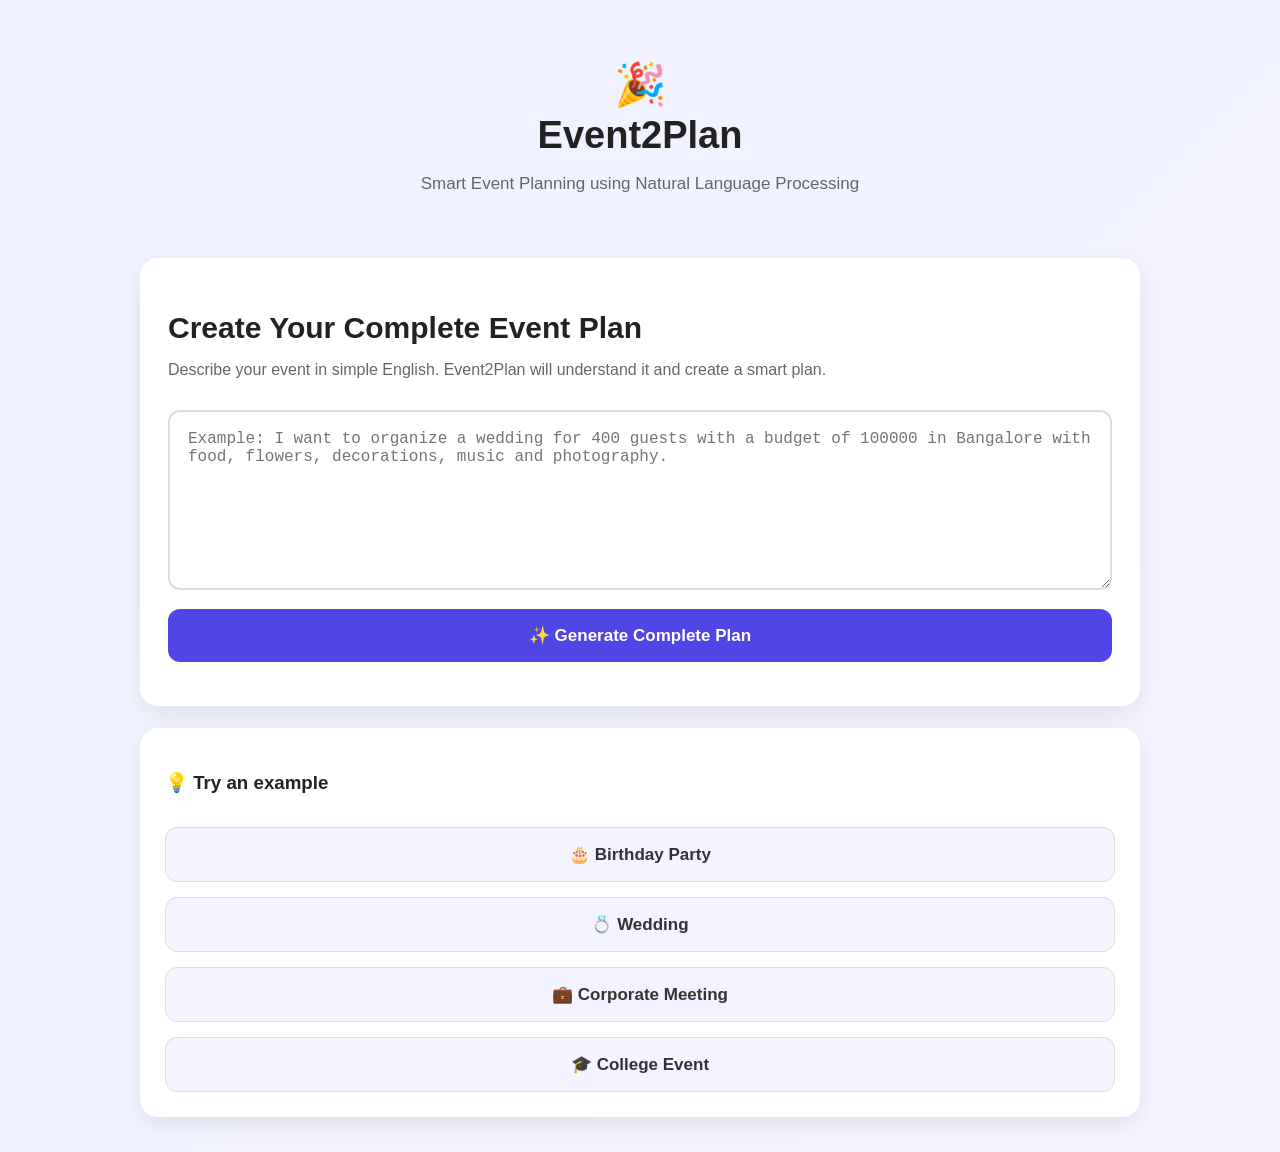
<file: frontend/index.html>
<!DOCTYPE html>
<html lang="en">
<head>
    <meta charset="UTF-8">
    <meta name="viewport" content="width=device-width, initial-scale=1.0">

    <title>Event2Plan - Smart Event Planner</title>

    <link rel="stylesheet" href="style.css">
</head>

<body>

<div class="container">

    <header>
        <div class="logo">🎉</div>

        <h1>Event2Plan</h1>

        <p>
            Smart Event Planning using Natural Language Processing
        </p>
    </header>


    <section class="create-box">

        <h2>Create Your Complete Event Plan</h2>

        <p class="subtitle">
            Describe your event in simple English.
            Event2Plan will understand it and create a smart plan.
        </p>


        <textarea
            id="eventText"
            placeholder="Example: I want to organize a wedding for 400 guests with a budget of 100000 in Bangalore with food, flowers, decorations, music and photography."
        ></textarea>


        <button
            id="generateBtn"
            onclick="generatePlan()"
        >
            ✨ Generate Complete Plan
        </button>


        <p id="status"></p>

    </section>


    <section class="examples">

        <h3>💡 Try an example</h3>


        <button
            class="example"
            onclick="useExample('I want to organize a birthday party for 50 people in Hyderabad with a budget of 30000 with food, decorations, music and photography.')"
        >
            🎂 Birthday Party
        </button>


        <button
            class="example"
            onclick="useExample('I want to organize a wedding for 400 guests with 100000 budget in Bangalore with food, flowers, decorations, music and photography.')"
        >
            💍 Wedding
        </button>


        <button
            class="example"
            onclick="useExample('I want to organize a corporate meeting for 60 people in Chennai with a budget of 50000 with food, projector and sound system.')"
        >
            💼 Corporate Meeting
        </button>


        <button
            class="example"
            onclick="useExample('I want to organize a college cultural fest for 500 students in Hyderabad with a budget of 80000 with stage, music, food, lighting and entertainment.')"
        >
            🎓 College Event
        </button>

    </section>

</div>


<script>

async function generatePlan() {

    const text =
        document.getElementById("eventText").value.trim();

    const status =
        document.getElementById("status");

    const button =
        document.getElementById("generateBtn");


    if (!text) {

        status.textContent =
            "Please describe your event first.";

        return;
    }


    status.textContent =
        "⏳ Understanding your event and creating a smart plan...";

    button.disabled = true;


    try {

        const response = await fetch("/generate", {

            method: "POST",

            headers: {
                "Content-Type": "application/json"
            },

            body: JSON.stringify({
                text: text
            })

        });


        const data =
            await response.json();


        if (!response.ok || data.error) {

            throw new Error(
                data.error ||
                "Unable to generate event plan."
            );
        }


        localStorage.setItem(
            "eventPlan",
            JSON.stringify(data)
        );


        window.location.href =
            "result.html";


    } catch (error) {

        console.error(error);

        status.textContent =
            "❌ " + error.message;

        button.disabled = false;
    }
}


function useExample(text) {

    document.getElementById(
        "eventText"
    ).value = text;

}

</script>

</body>
</html>
</file>
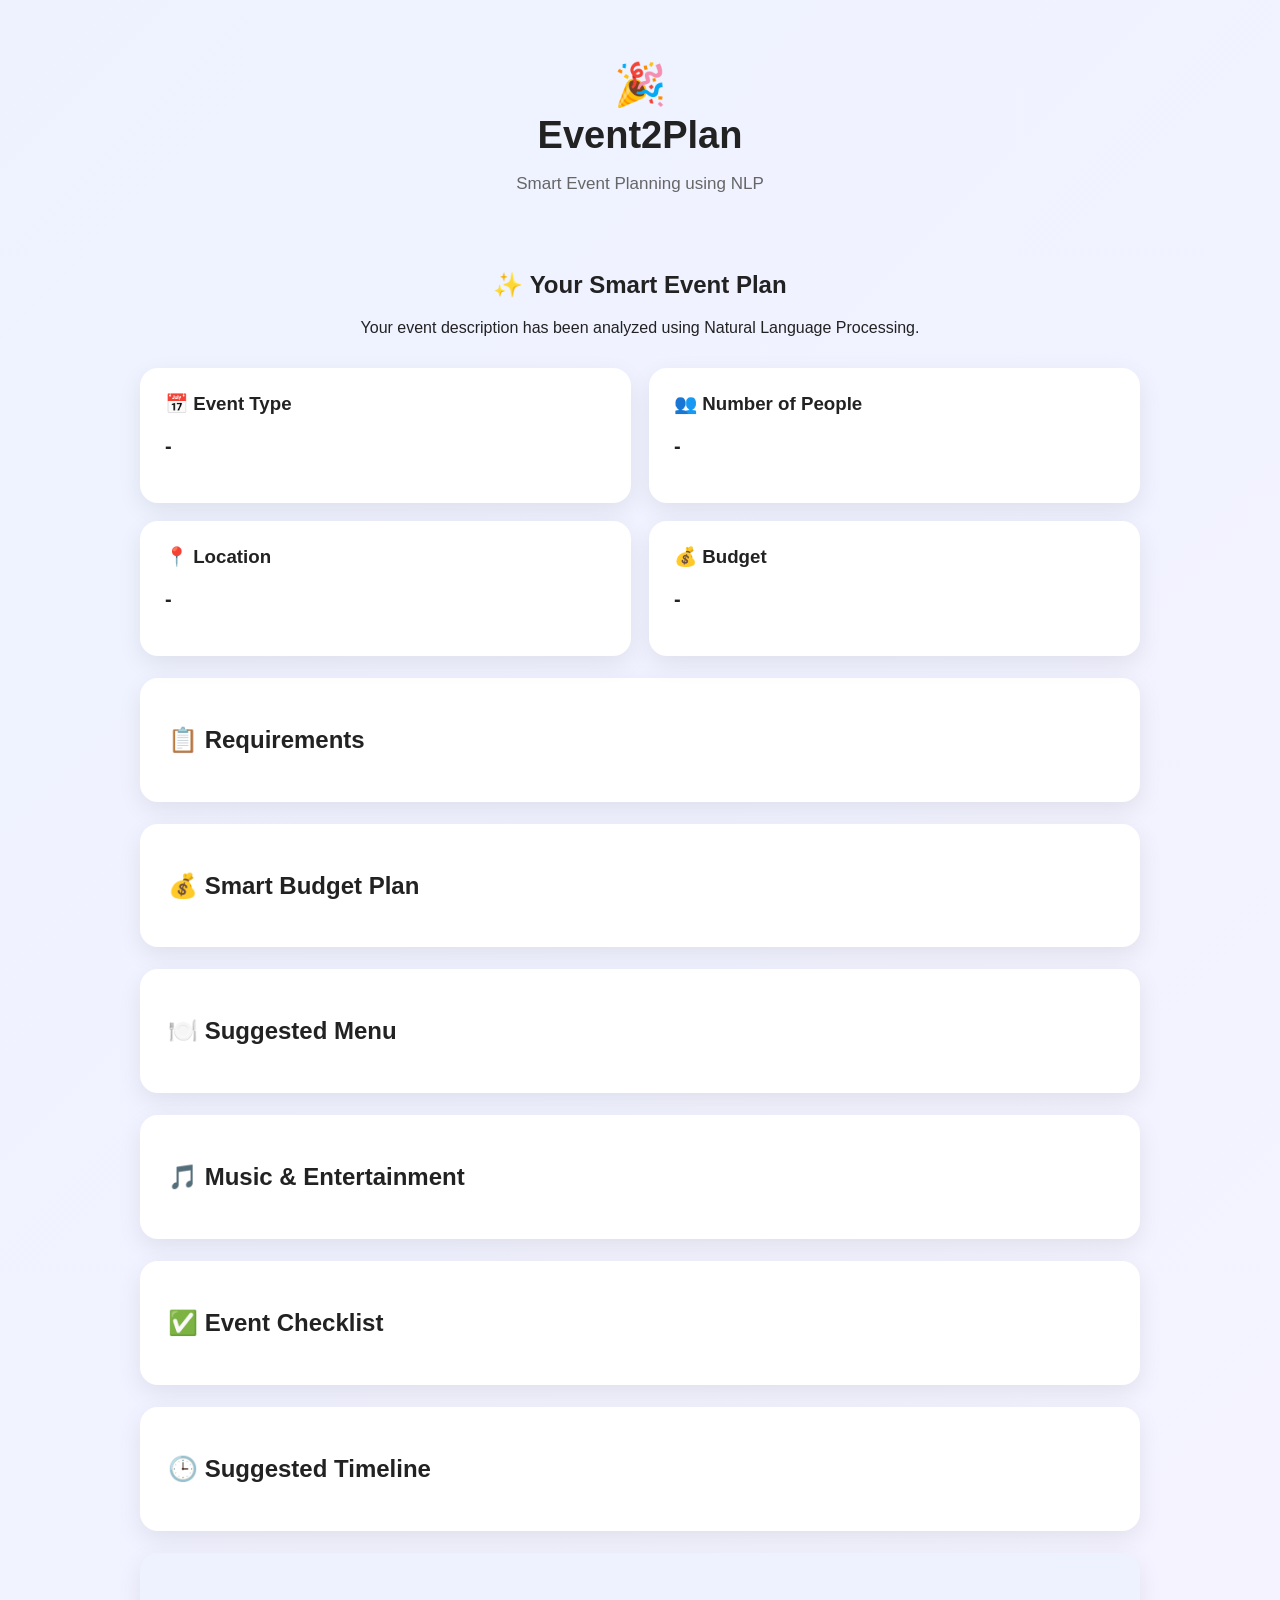
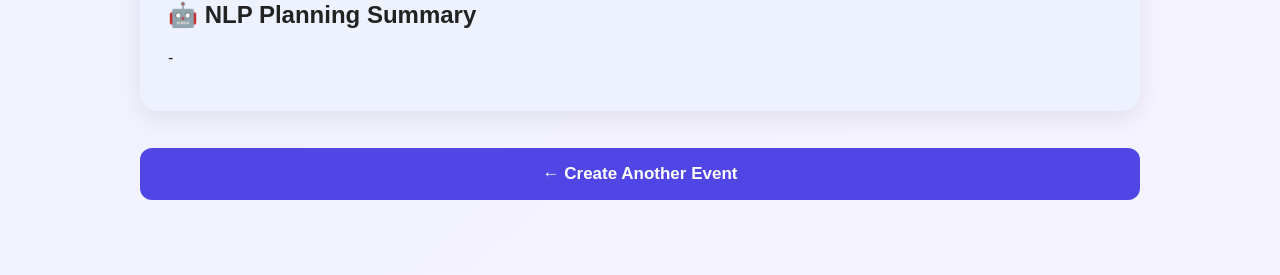
<file: frontend/result.html>
<!DOCTYPE html>
<html lang="en">
<head>
    <meta charset="UTF-8">
    <meta name="viewport" content="width=device-width, initial-scale=1.0">
    <title>Event2Plan - Smart Event Plan</title>
    <link rel="stylesheet" href="style.css">
</head>

<body>

<div class="container">

    <header>
        <div class="logo">🎉</div>
        <h1>Event2Plan</h1>
        <p>Smart Event Planning using NLP</p>
    </header>

    <section class="hero">
        <h2>✨ Your Smart Event Plan</h2>
        <p>Your event description has been analyzed using Natural Language Processing.</p>
    </section>

    <div id="errorBox" class="error"></div>

    <section class="cards">

        <div class="card">
            <h3>📅 Event Type</h3>
            <p id="eventType">-</p>
        </div>

        <div class="card">
            <h3>👥 Number of People</h3>
            <p id="people">-</p>
        </div>

        <div class="card">
            <h3>📍 Location</h3>
            <p id="location">-</p>
        </div>

        <div class="card">
            <h3>💰 Budget</h3>
            <p id="budget">-</p>
        </div>

    </section>

    <section class="section">
        <h2>📋 Requirements</h2>
        <div id="requirements" class="tags"></div>
    </section>

    <section class="section">
        <h2>💰 Smart Budget Plan</h2>
        <div id="budgetPlan" class="budget-grid"></div>
    </section>

    <section class="section">
        <h2>🍽️ Suggested Menu</h2>
        <div id="menu" class="list-grid"></div>
    </section>

    <section class="section">
        <h2>🎵 Music & Entertainment</h2>
        <div id="music" class="list-grid"></div>
    </section>

    <section class="section">
        <h2>✅ Event Checklist</h2>
        <div id="checklist" class="checklist"></div>
    </section>

    <section class="section">
        <h2>🕒 Suggested Timeline</h2>
        <div id="timeline" class="timeline"></div>
    </section>

    <section class="summary">
        <h2>🤖 NLP Planning Summary</h2>
        <p id="summary">-</p>
    </section>

    <button class="back-btn" onclick="window.location.href='create.html'">
        ← Create Another Event
    </button>

</div>

<script src="script.js"></script>

</body>
</html>
</file>
<file: frontend/style.css>
* {
    box-sizing: border-box;
}

body {
    margin: 0;
    font-family: Arial, sans-serif;
    background: linear-gradient(135deg, #eef2ff, #f5f3ff);
    color: #222;
}

.container {
    width: 92%;
    max-width: 1000px;
    margin: 35px auto;
}

header {
    text-align: center;
    padding: 25px;
}

.logo {
    font-size: 42px;
}

header h1 {
    margin: 5px 0;
    font-size: 38px;
}

header p {
    color: #666;
    font-size: 17px;
}

.create-box,
.section,
.summary {
    background: white;
    border-radius: 18px;
    padding: 28px;
    margin: 22px 0;
    box-shadow: 0 8px 25px rgba(0,0,0,0.08);
}

.create-box h2 {
    font-size: 30px;
    margin-bottom: 8px;
}

.subtitle {
    color: #666;
}

textarea {
    width: 100%;
    min-height: 180px;
    padding: 18px;
    margin-top: 15px;
    border: 2px solid #ddd;
    border-radius: 12px;
    font-size: 16px;
    resize: vertical;
}

button {
    width: 100%;
    border: none;
    border-radius: 12px;
    padding: 16px;
    margin-top: 15px;
    background: #4f46e5;
    color: white;
    font-size: 17px;
    font-weight: bold;
    cursor: pointer;
}

button:hover {
    opacity: 0.9;
}

.examples {
    background: white;
    padding: 25px;
    border-radius: 18px;
    box-shadow: 0 8px 25px rgba(0,0,0,0.08);
}

.example {
    background: #f3f4ff;
    color: #333;
    border: 1px solid #ddd;
}

#status {
    text-align: center;
    font-weight: bold;
    margin-top: 15px;
}

.hero {
    text-align: center;
    padding: 15px;
}

.cards {
    display: grid;
    grid-template-columns: repeat(2, 1fr);
    gap: 18px;
}

.card {
    background: white;
    padding: 25px;
    border-radius: 18px;
    box-shadow: 0 8px 25px rgba(0,0,0,0.08);
}

.card h3 {
    margin-top: 0;
}

.card p {
    font-size: 20px;
    font-weight: bold;
}

.tags {
    display: flex;
    flex-wrap: wrap;
    gap: 10px;
}

.tag {
    background: #ede9fe;
    padding: 10px 15px;
    border-radius: 20px;
    font-weight: bold;
}

.budget-grid {
    display: grid;
    grid-template-columns: repeat(2, 1fr);
    gap: 12px;
}

.budget-item {
    padding: 16px;
    background: #f8fafc;
    border-radius: 12px;
    display: flex;
    justify-content: space-between;
}

.list-grid {
    display: grid;
    grid-template-columns: repeat(2, 1fr);
    gap: 12px;
}

.list-item {
    padding: 15px;
    background: #f8fafc;
    border-radius: 12px;
}

.check-item {
    display: flex;
    align-items: center;
    gap: 15px;
    padding: 14px;
    margin: 10px 0;
    background: #f8fafc;
    border-radius: 12px;
}

.number {
    min-width: 30px;
    height: 30px;
    border-radius: 50%;
    background: #4f46e5;
    color: white;
    display: flex;
    align-items: center;
    justify-content: center;
}

.timeline-item {
    display: flex;
    gap: 20px;
    padding: 16px;
    border-left: 4px solid #4f46e5;
    margin: 10px 0;
    background: #f8fafc;
}

.timeline-item strong {
    min-width: 100px;
}

.summary {
    background: #eef2ff;
}

.back-btn {
    margin-bottom: 40px;
}

.error {
    color: #dc2626;
    text-align: center;
    font-weight: bold;
}

@media (max-width: 700px) {

    .cards,
    .budget-grid,
    .list-grid {
        grid-template-columns: 1fr;
    }

    header h1 {
        font-size: 30px;
    }
}
</file>
